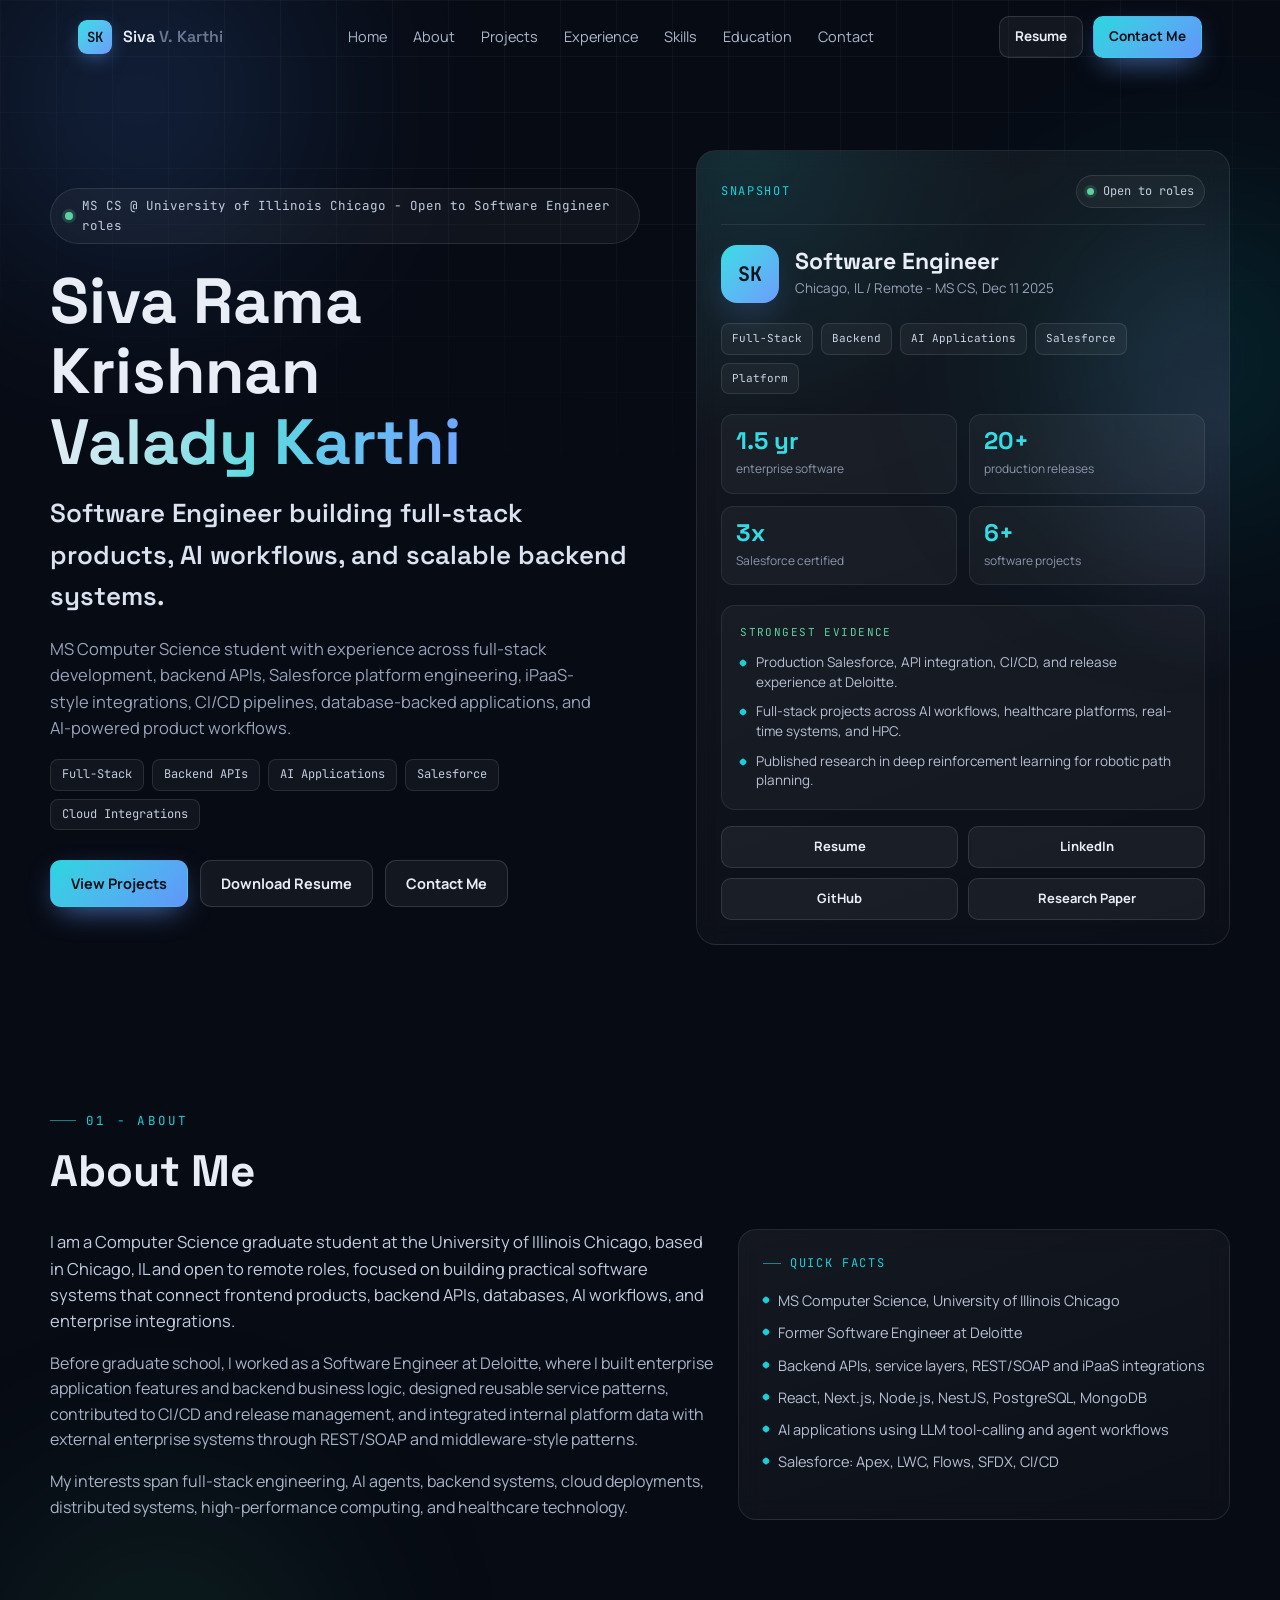
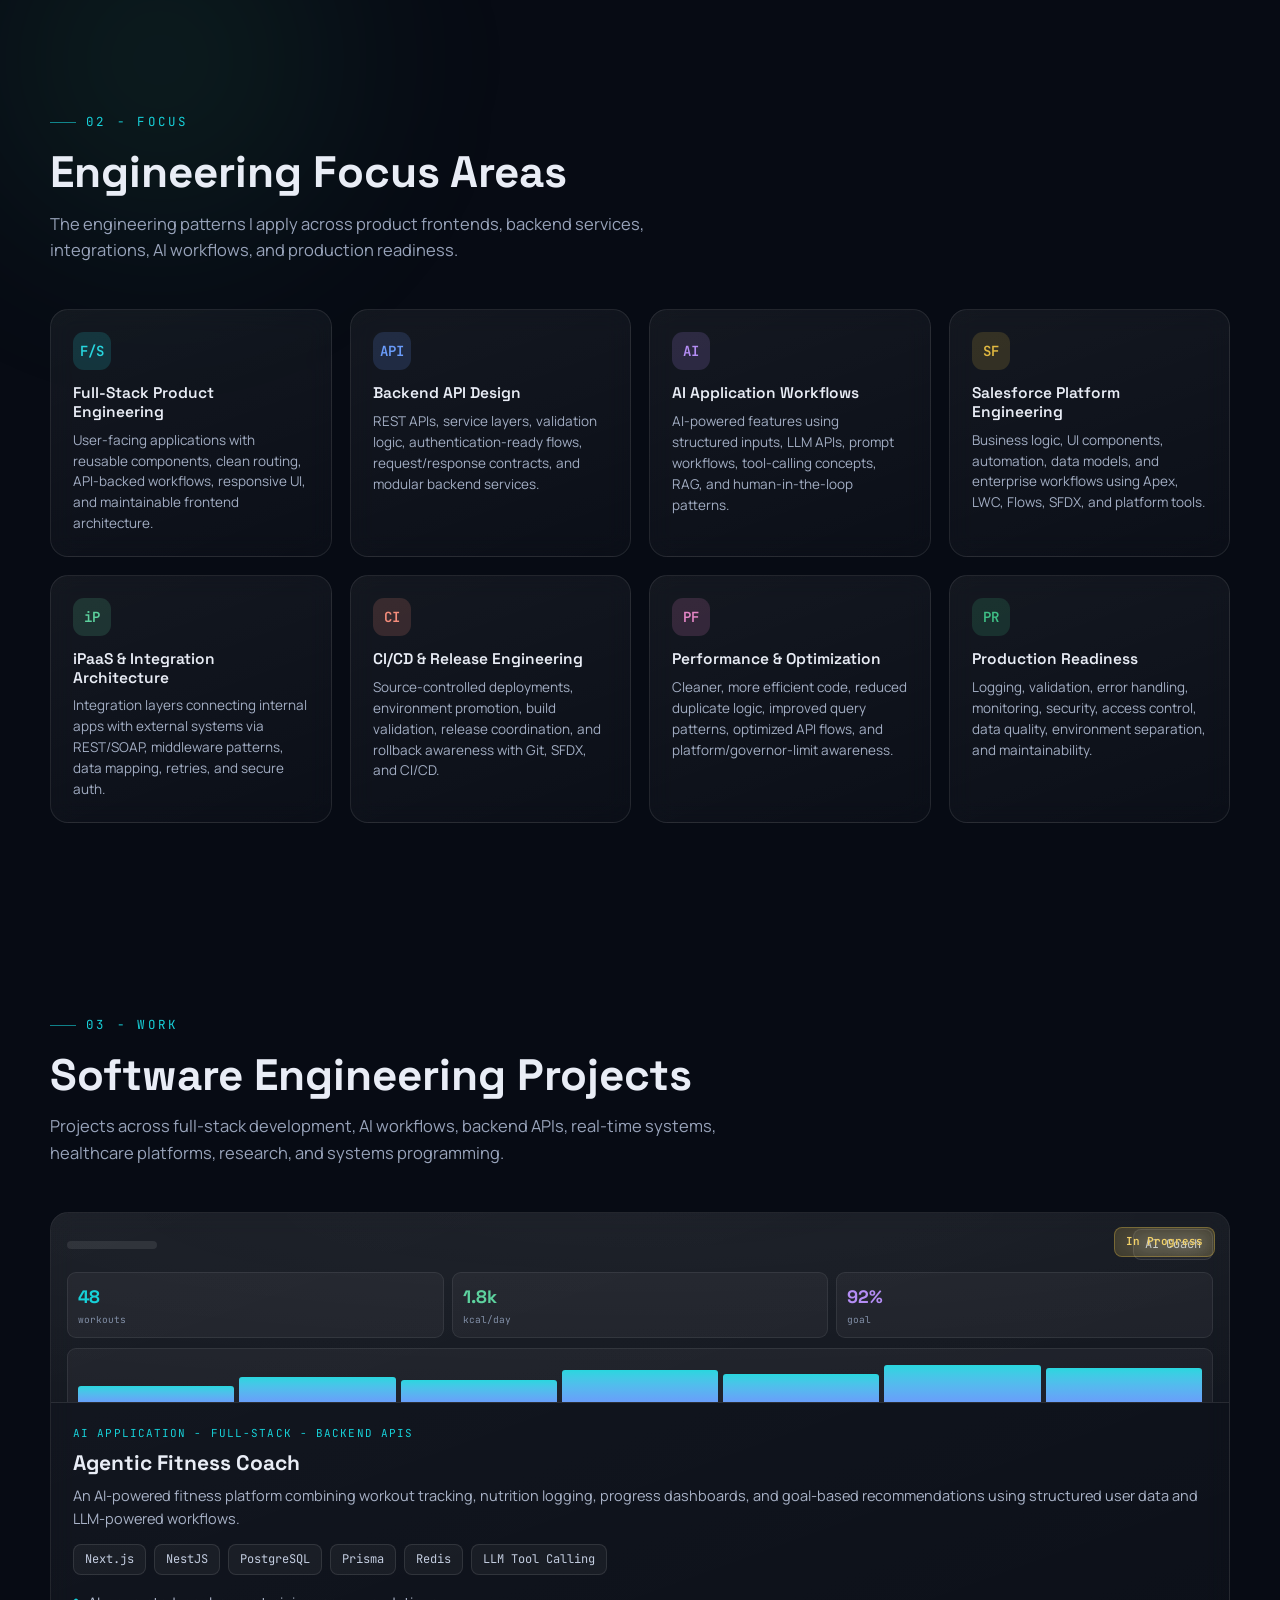
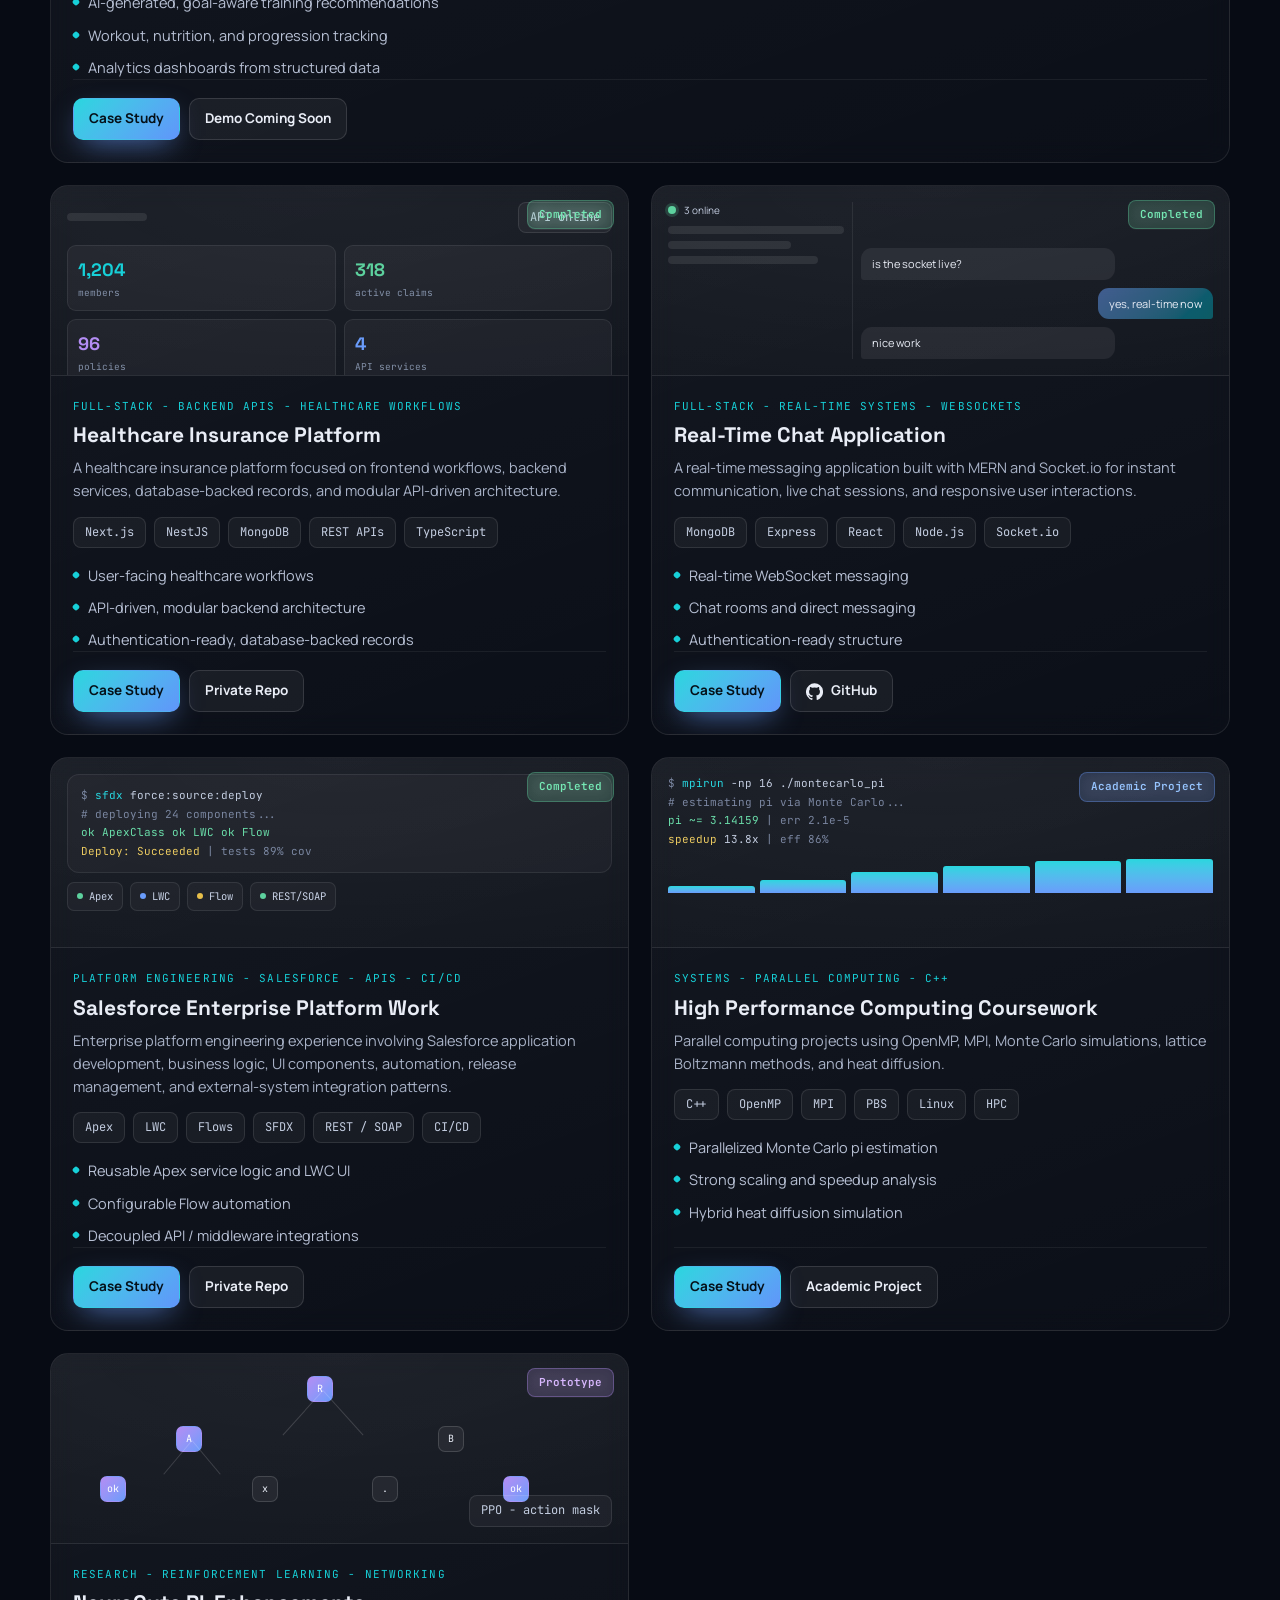
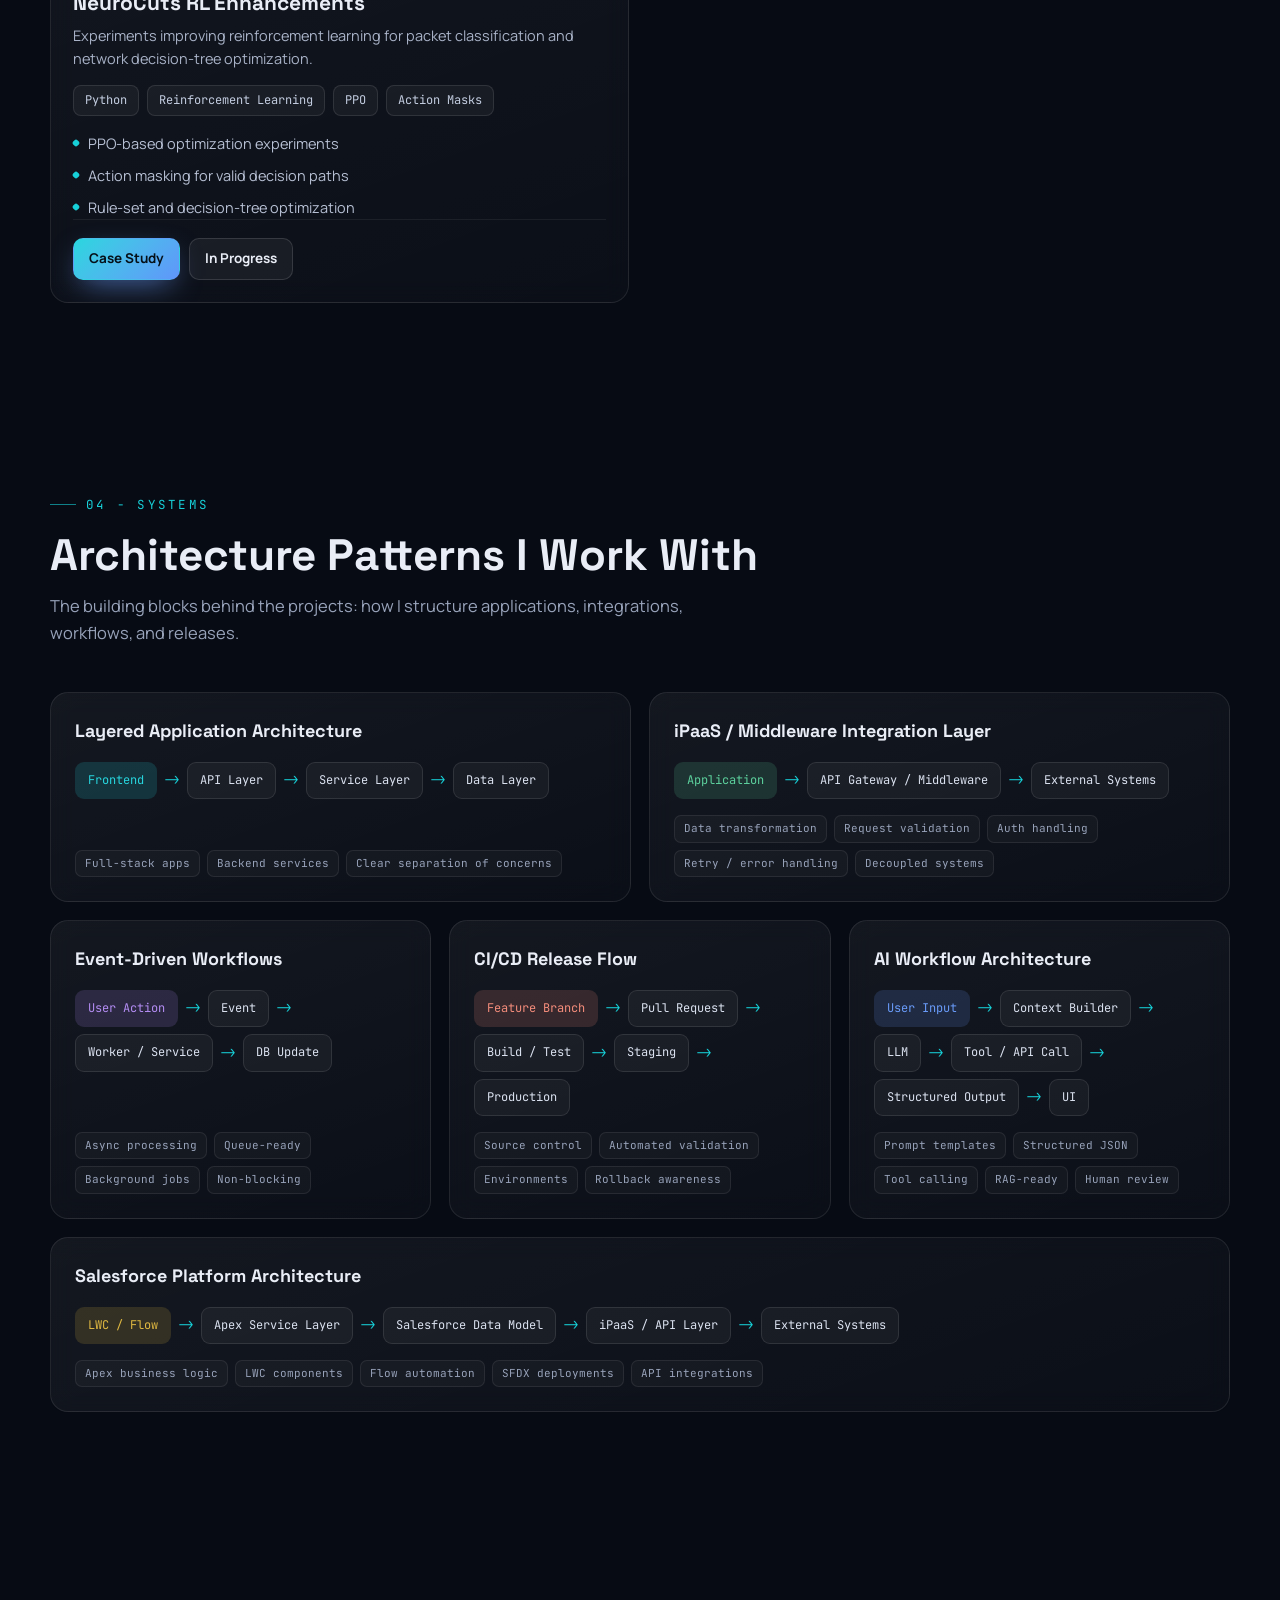
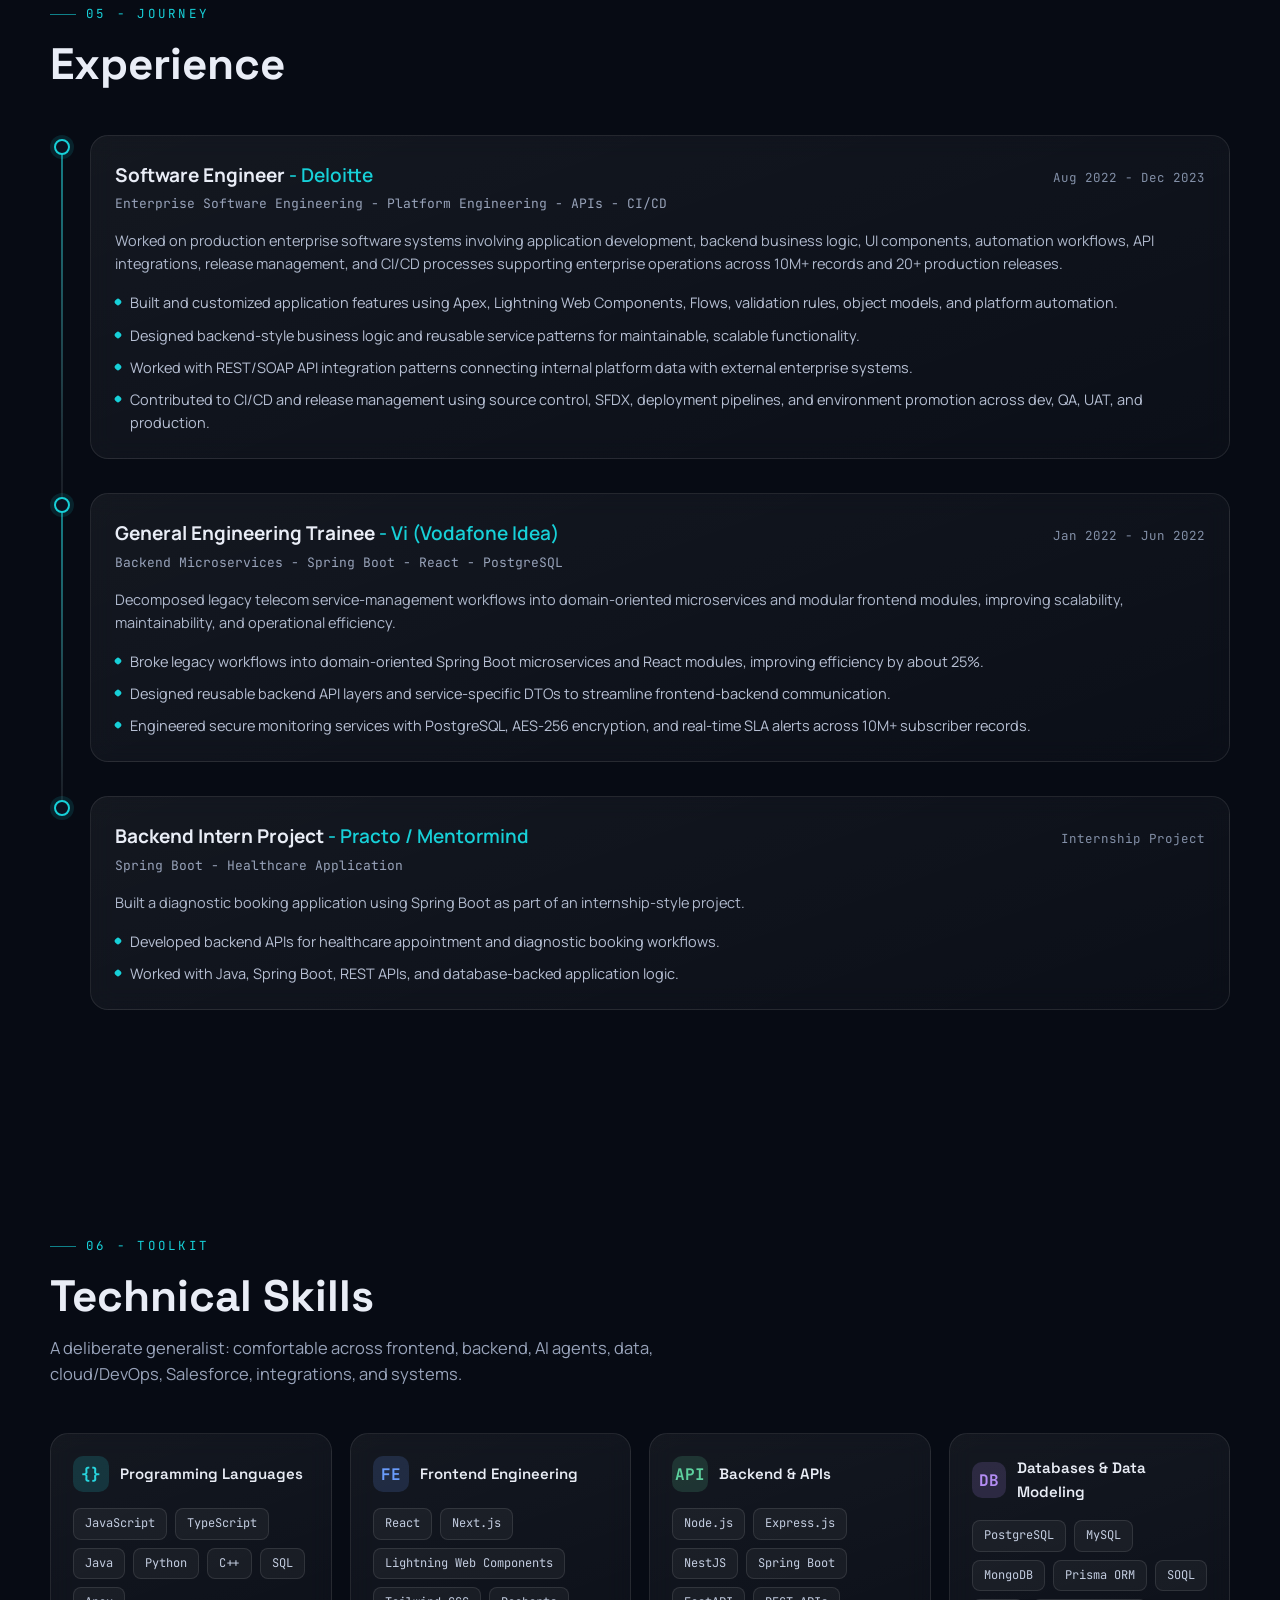
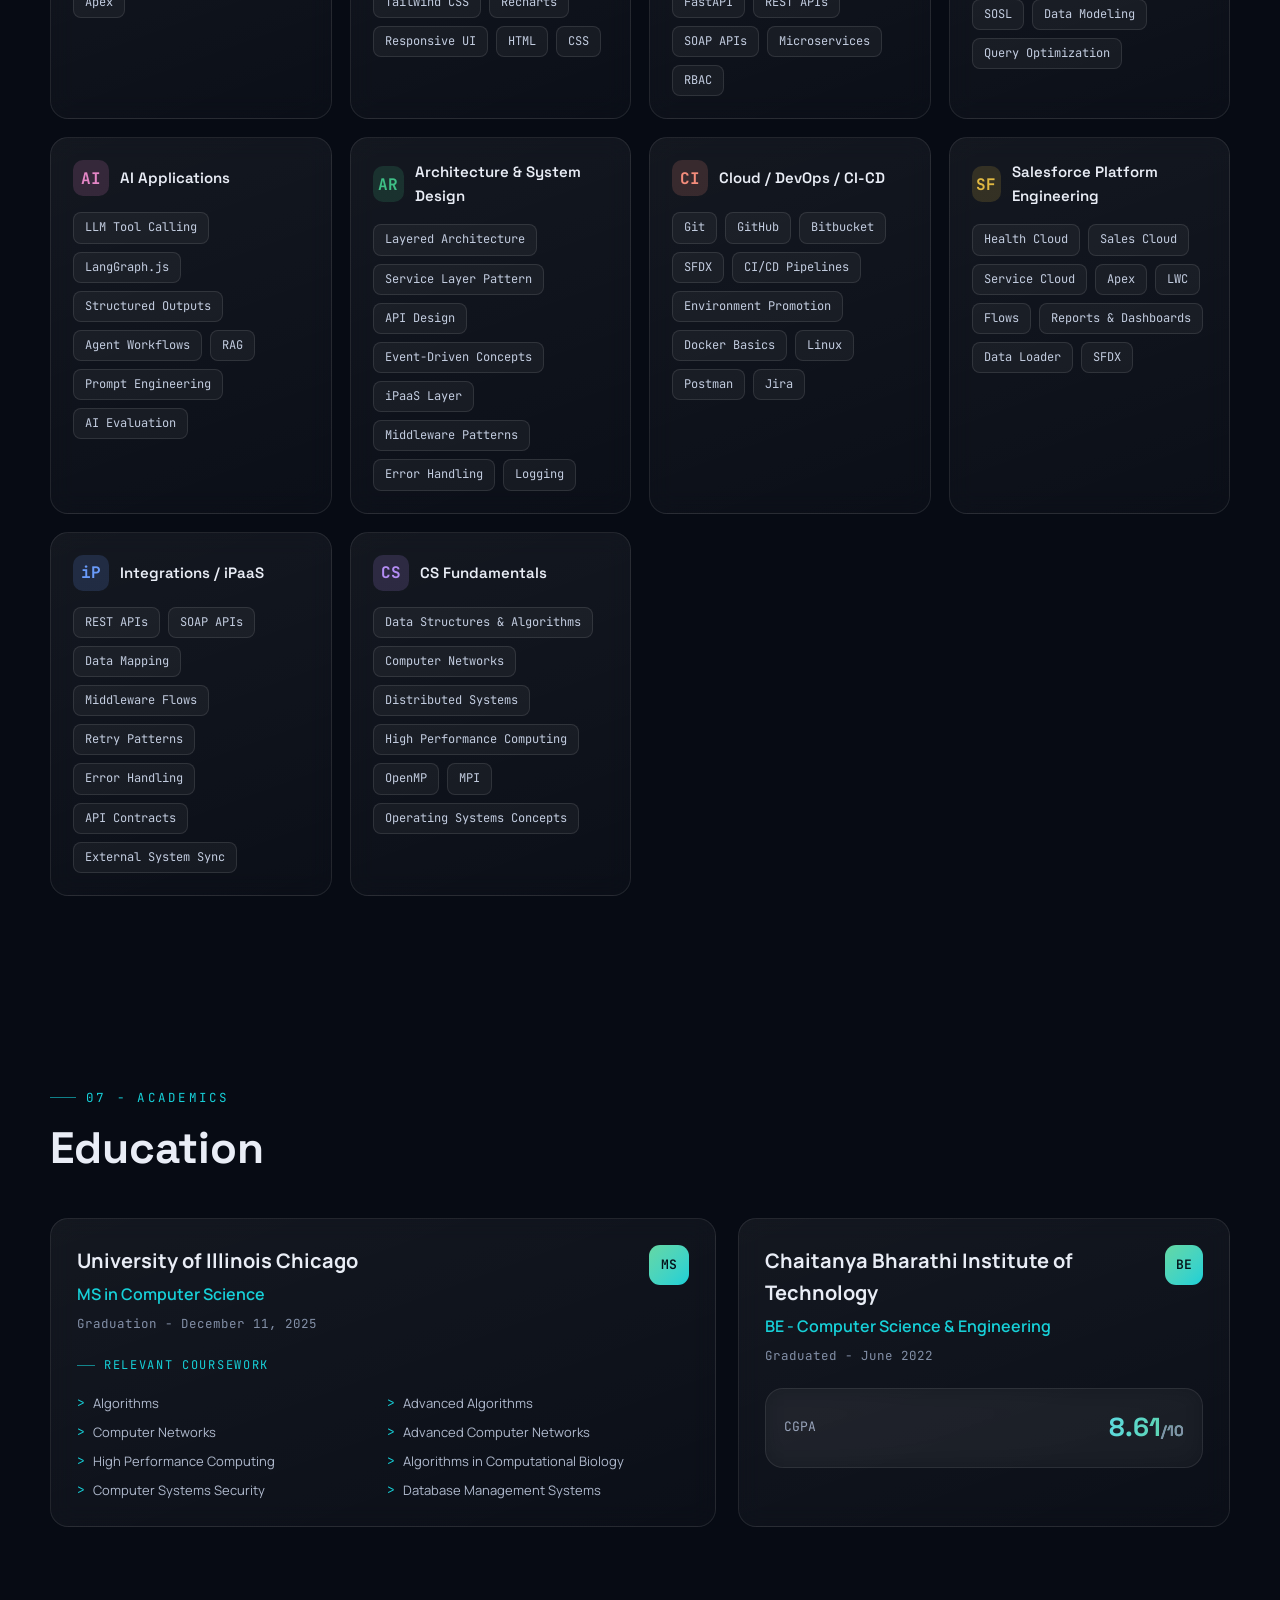
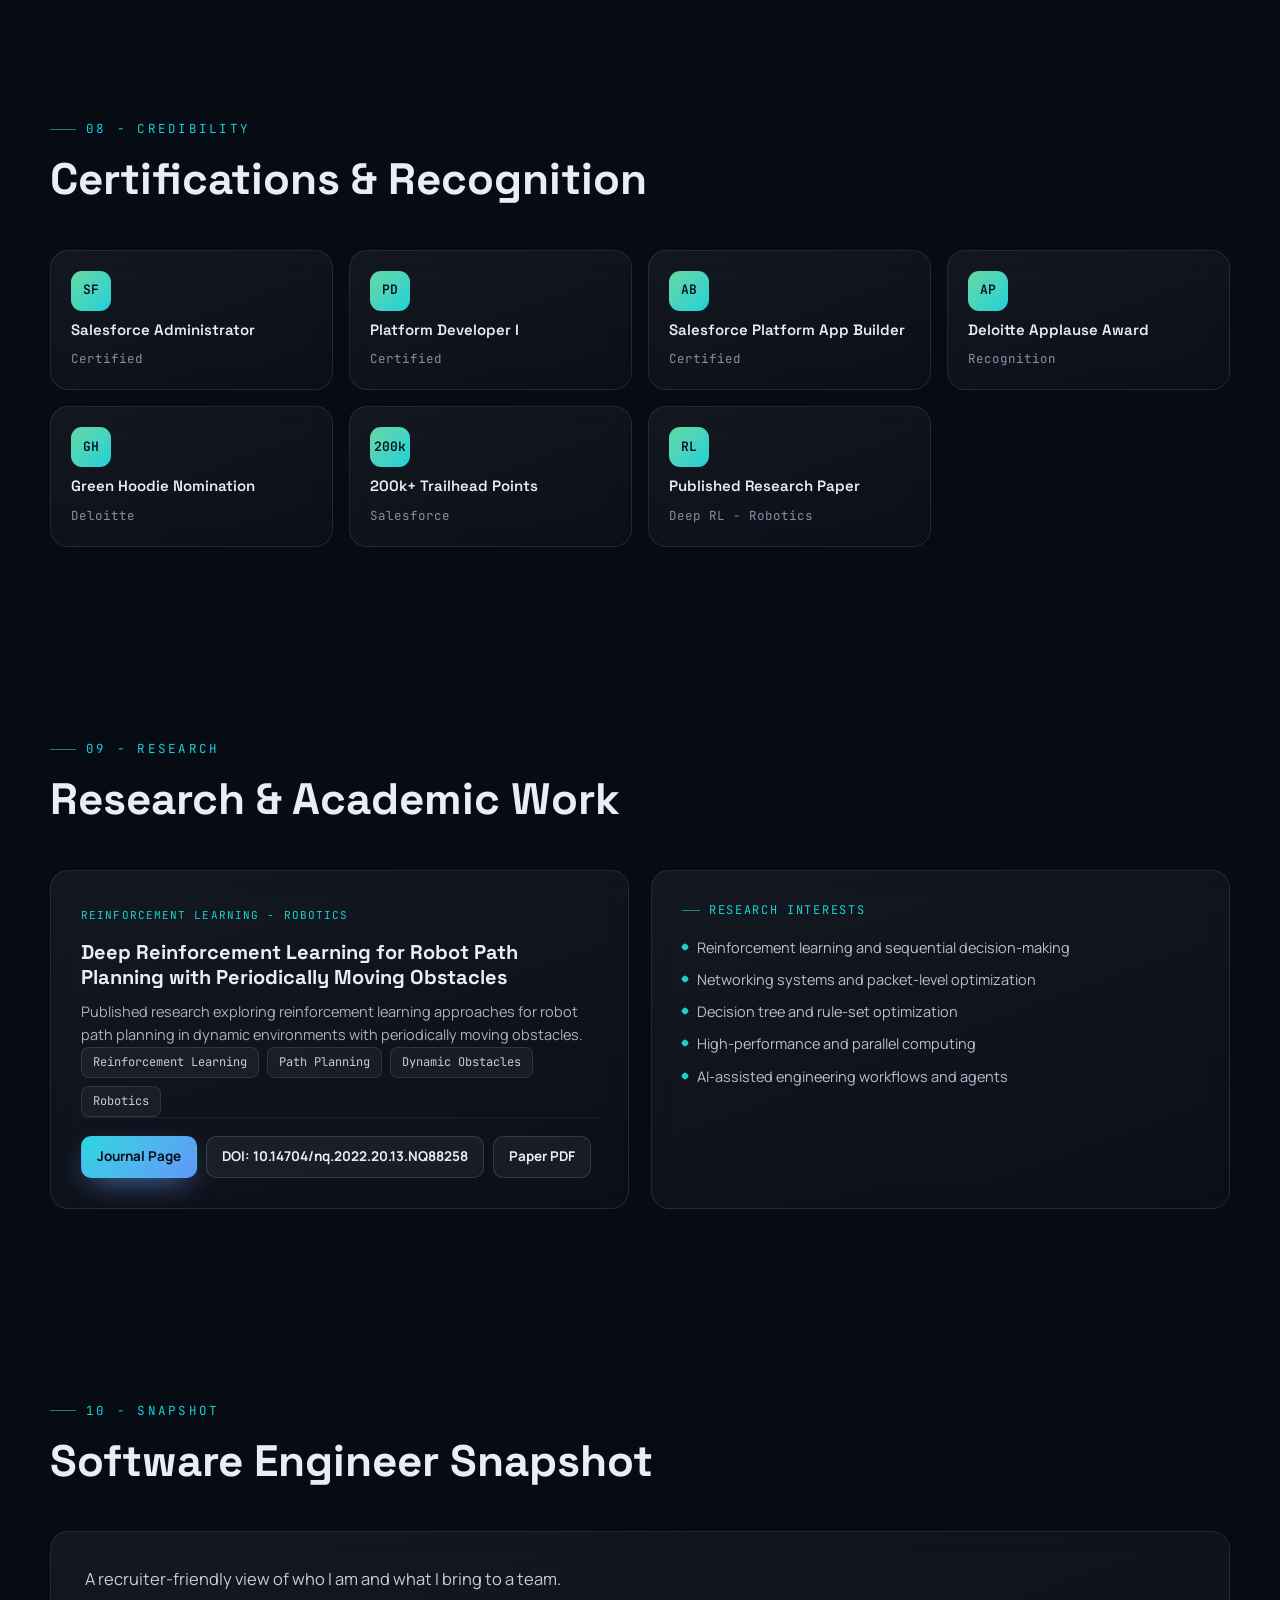
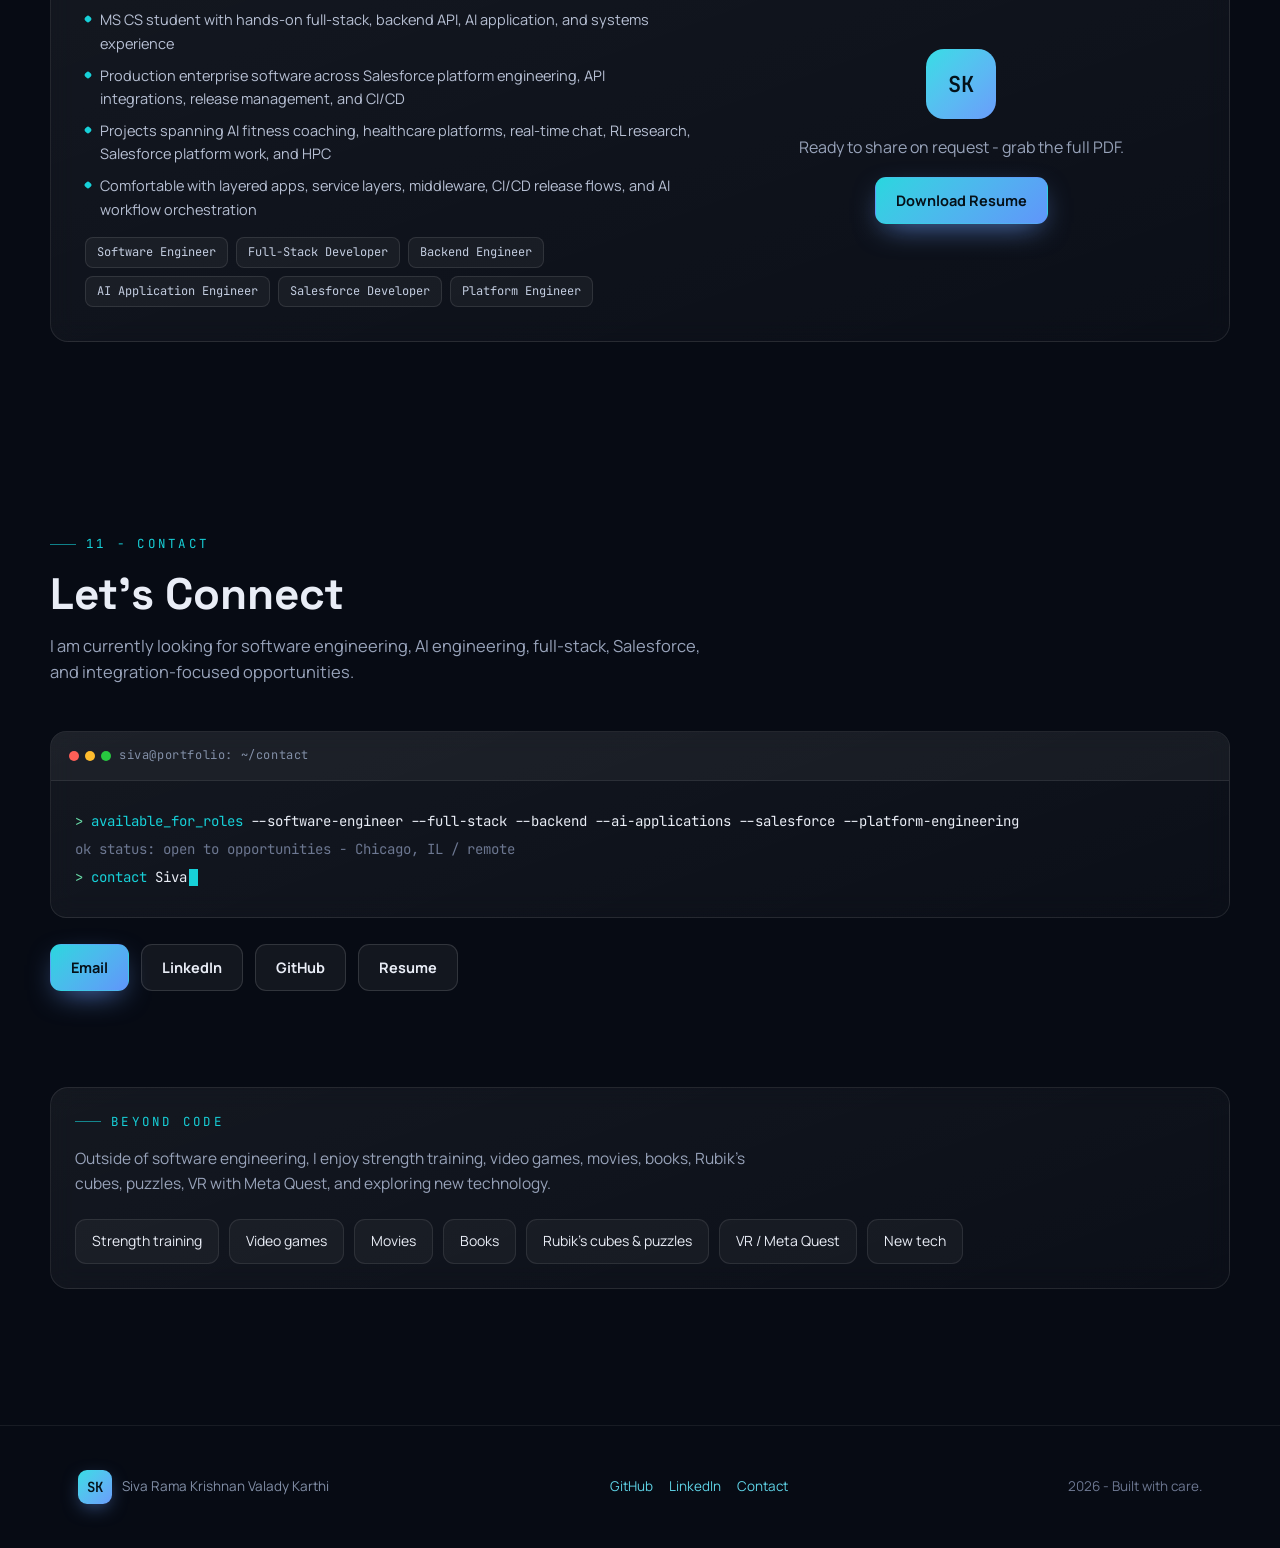
<file: index.html>
<!DOCTYPE html>
<html lang="en">
<head>
  <meta charset="utf-8">
  <meta name="viewport" content="width=device-width, initial-scale=1">
  <title>Siva Rama Krishnan Valady Karthi - Software Engineer</title>
  <link rel="preconnect" href="https://fonts.googleapis.com">
  <link rel="preconnect" href="https://fonts.gstatic.com" crossorigin>
  <link href="https://fonts.googleapis.com/css2?family=Space+Grotesk:wght@400;500;600;700&family=Manrope:wght@400;500;600;700;800&family=JetBrains+Mono:wght@400;500;600&display=swap" rel="stylesheet">
  <link rel="stylesheet" href="styles.css">
</head>
<body>
  <div class="bg">
    <div class="bg-grid"></div>
    <div class="glow glow1"></div>
    <div class="glow glow2"></div>
    <div class="glow glow3"></div>
  </div>

  <div class="page">
    <nav class="nav" id="nav">
      <div class="nav-in">
        <a href="#home" class="brand"><span class="brand-mark">SK</span><span>Siva<span class="dim"> V. Karthi</span></span></a>
        <div class="nav-links">
          <a href="#home">Home</a>
          <a href="#about">About</a>
          <a href="#projects">Projects</a>
          <a href="#experience">Experience</a>
          <a href="#skills">Skills</a>
          <a href="#education">Education</a>
          <a href="#contact">Contact</a>
        </div>
        <div class="nav-cta">
          <a href="https://drive.google.com/file/d/1PUL0St0-CDKrmAIBGqNmSIffvsOlaEOX/view?usp=sharing" target="_blank" rel="noopener" class="btn btn-ghost btn-sm desk">Resume</a>
          <a href="#contact" class="btn btn-primary btn-sm">Contact Me</a>
        </div>
      </div>
    </nav>

    <header id="home" class="section hero wrap">
      <div>
        <span class="badge-pill"><span class="dot"></span>MS CS @ University of Illinois Chicago - Open to Software Engineer roles</span>
        <h1 class="hero-name">Siva Rama Krishnan<br><span class="grad-text">Valady Karthi</span></h1>
        <p class="hero-head">Software Engineer building full-stack products, AI workflows, and scalable backend systems.</p>
        <p class="hero-sub muted">MS Computer Science student with experience across full-stack development, backend APIs, Salesforce platform engineering, iPaaS-style integrations, CI/CD pipelines, database-backed applications, and AI-powered product workflows.</p>
        <div class="chiprow hero-tags">
          <span class="chip">Full-Stack</span><span class="chip">Backend APIs</span><span class="chip">AI Applications</span><span class="chip">Salesforce</span><span class="chip">Cloud Integrations</span>
        </div>
        <div class="hero-cta">
          <a href="#projects" class="btn btn-primary">View Projects</a>
          <a href="https://drive.google.com/file/d/1PUL0St0-CDKrmAIBGqNmSIffvsOlaEOX/view?usp=sharing" target="_blank" rel="noopener" class="btn btn-ghost">Download Resume</a>
          <a href="#contact" class="btn btn-ghost">Contact Me</a>
        </div>
      </div>

      <aside class="hero-proof glass reveal" aria-label="Candidate snapshot">
        <div class="proof-top">
          <span class="proof-kicker">Snapshot</span>
          <span class="proof-status"><span class="dot"></span>Open to roles</span>
        </div>
        <div class="proof-identity">
          <div class="proof-avatar">SK</div>
          <div>
            <div class="proof-name">Software Engineer</div>
            <div class="proof-meta">Chicago, IL / Remote - MS CS, Dec 11 2025</div>
          </div>
        </div>
        <div class="proof-roles">
          <span>Full-Stack</span>
          <span>Backend</span>
          <span>AI Applications</span>
          <span>Salesforce</span>
          <span>Platform</span>
        </div>
        <div class="proof-grid">
          <div><strong>1.5 yr</strong><span>enterprise software</span></div>
          <div><strong>20+</strong><span>production releases</span></div>
          <div><strong>3x</strong><span>Salesforce certified</span></div>
          <div><strong>6+</strong><span>software projects</span></div>
        </div>
        <div class="proof-section">
          <div class="proof-label">Strongest evidence</div>
          <ul class="proof-list">
            <li>Production Salesforce, API integration, CI/CD, and release experience at Deloitte.</li>
            <li>Full-stack projects across AI workflows, healthcare platforms, real-time systems, and HPC.</li>
            <li>Published research in deep reinforcement learning for robotic path planning.</li>
          </ul>
        </div>
        <div class="proof-links">
          <a href="https://drive.google.com/file/d/1PUL0St0-CDKrmAIBGqNmSIffvsOlaEOX/view?usp=sharing" target="_blank" rel="noopener">Resume</a>
          <a href="https://www.linkedin.com/in/sramk/" target="_blank" rel="noopener">LinkedIn</a>
          <a href="https://github.com/sram533" target="_blank" rel="noopener">GitHub</a>
          <a href="https://www.neuroquantology.com/open-access/DEEP+REINFORCEMENT+LEARNING+FOR+ROBOT+PATH+PLANNING+WITH+PERIODICALLY+MOVING+OBSTACLES%253A+CURRENT+METHODS+AND+CHALLENGES_10234/" target="_blank" rel="noopener">Research Paper</a>
        </div>
      </aside>
    </header>

    <section id="about" class="section wrap">
      <div class="reveal"><span class="eyebrow">01 - About</span><h2 class="sec-title">About Me</h2></div>
      <div class="two about-grid reveal">
        <div>
          <p class="lead">I am a Computer Science graduate student at the University of Illinois Chicago, based in Chicago, IL and open to remote roles, focused on building practical software systems that connect frontend products, backend APIs, databases, AI workflows, and enterprise integrations.</p>
          <p class="body-copy">Before graduate school, I worked as a Software Engineer at Deloitte, where I built enterprise application features and backend business logic, designed reusable service patterns, contributed to CI/CD and release management, and integrated internal platform data with external enterprise systems through REST/SOAP and middleware-style patterns.</p>
          <p class="body-copy">My interests span full-stack engineering, AI agents, backend systems, cloud deployments, distributed systems, high-performance computing, and healthcare technology.</p>
        </div>
        <div class="glass info-card">
          <div class="mb-label">Quick facts</div>
          <ul class="mb-list">
            <li>MS Computer Science, University of Illinois Chicago</li>
            <li>Former Software Engineer at Deloitte</li>
            <li>Backend APIs, service layers, REST/SOAP and iPaaS integrations</li>
            <li>React, Next.js, Node.js, NestJS, PostgreSQL, MongoDB</li>
            <li>AI applications using LLM tool-calling and agent workflows</li>
            <li>Salesforce: Apex, LWC, Flows, SFDX, CI/CD</li>
          </ul>
        </div>
      </div>
    </section>

    <section id="focus" class="section wrap">
      <div class="reveal"><span class="eyebrow">02 - Focus</span><h2 class="sec-title">Engineering Focus Areas</h2><p class="sec-sub muted">The engineering patterns I apply across product frontends, backend services, integrations, AI workflows, and production readiness.</p></div>
      <div class="focus-grid" id="focus-grid"></div>
    </section>

    <section id="projects" class="section wrap">
      <div class="reveal"><span class="eyebrow">03 - Work</span><h2 class="sec-title">Software Engineering Projects</h2><p class="sec-sub muted">Projects across full-stack development, AI workflows, backend APIs, real-time systems, healthcare platforms, research, and systems programming.</p></div>
      <div class="proj-grid" id="projects-grid"></div>
    </section>

    <section id="patterns" class="section wrap">
      <div class="reveal"><span class="eyebrow">04 - Systems</span><h2 class="sec-title">Architecture Patterns I Work With</h2><p class="sec-sub muted">The building blocks behind the projects: how I structure applications, integrations, workflows, and releases.</p></div>
      <div class="pat-grid" id="patterns-grid"></div>
    </section>

    <section id="experience" class="section wrap">
      <div class="reveal"><span class="eyebrow">05 - Journey</span><h2 class="sec-title">Experience</h2></div>
      <div class="timeline" id="experience-timeline"></div>
    </section>

    <section id="skills" class="section wrap">
      <div class="reveal"><span class="eyebrow">06 - Toolkit</span><h2 class="sec-title">Technical Skills</h2><p class="sec-sub muted">A deliberate generalist: comfortable across frontend, backend, AI agents, data, cloud/DevOps, Salesforce, integrations, and systems.</p></div>
      <div class="skill-grid" id="skills-grid"></div>
    </section>

    <section id="education" class="section wrap">
      <div class="reveal"><span class="eyebrow">07 - Academics</span><h2 class="sec-title">Education</h2></div>
      <div class="edu-grid" id="education-section"></div>
    </section>

    <section id="certs" class="section wrap">
      <div class="reveal"><span class="eyebrow">08 - Credibility</span><h2 class="sec-title">Certifications & Recognition</h2></div>
      <div class="cert-grid" id="certs-grid"></div>
    </section>

    <section id="research" class="section wrap">
      <div class="reveal"><span class="eyebrow">09 - Research</span><h2 class="sec-title">Research & Academic Work</h2></div>
      <div class="two">
        <div class="res-card glass reveal">
          <span class="proj-cat">Reinforcement Learning - Robotics</span>
          <h3 class="res-title">Deep Reinforcement Learning for Robot Path Planning with Periodically Moving Obstacles</h3>
          <p class="proj-desc">Published research exploring reinforcement learning approaches for robot path planning in dynamic environments with periodically moving obstacles.</p>
          <div class="chiprow"><span class="chip">Reinforcement Learning</span><span class="chip">Path Planning</span><span class="chip">Dynamic Obstacles</span><span class="chip">Robotics</span></div>
          <div class="proj-foot">
            <a href="https://www.neuroquantology.com/open-access/DEEP+REINFORCEMENT+LEARNING+FOR+ROBOT+PATH+PLANNING+WITH+PERIODICALLY+MOVING+OBSTACLES%253A+CURRENT+METHODS+AND+CHALLENGES_10234/" target="_blank" rel="noopener" class="btn btn-primary btn-sm">Journal Page</a>
            <span class="btn btn-ghost btn-sm">DOI: 10.14704/nq.2022.20.13.NQ88258</span>
            <a href="https://drive.google.com/file/d/1WjCLLVB5F4qWzdnyKjdnWg4-u-9luI_c/view?usp=drive_link" target="_blank" rel="noopener" class="btn btn-ghost btn-sm">Paper PDF</a>
          </div>
        </div>
        <div class="res-card glass reveal">
          <div class="mb-label">Research interests</div>
          <ul class="mb-list">
            <li>Reinforcement learning and sequential decision-making</li>
            <li>Networking systems and packet-level optimization</li>
            <li>Decision tree and rule-set optimization</li>
            <li>High-performance and parallel computing</li>
            <li>AI-assisted engineering workflows and agents</li>
          </ul>
        </div>
      </div>
    </section>

    <section class="section wrap">
      <div class="reveal"><span class="eyebrow">10 - Snapshot</span><h2 class="sec-title">Software Engineer Snapshot</h2></div>
      <div class="resume-snap glass reveal">
        <div>
          <p class="lead">A recruiter-friendly view of who I am and what I bring to a team.</p>
          <ul class="snap-list">
            <li>MS CS student with hands-on full-stack, backend API, AI application, and systems experience</li>
            <li>Production enterprise software across Salesforce platform engineering, API integrations, release management, and CI/CD</li>
            <li>Projects spanning AI fitness coaching, healthcare platforms, real-time chat, RL research, Salesforce platform work, and HPC</li>
            <li>Comfortable with layered apps, service layers, middleware, CI/CD release flows, and AI workflow orchestration</li>
          </ul>
          <div class="roles-tags">
            <span class="chip">Software Engineer</span><span class="chip">Full-Stack Developer</span><span class="chip">Backend Engineer</span><span class="chip">AI Application Engineer</span><span class="chip">Salesforce Developer</span><span class="chip">Platform Engineer</span>
          </div>
        </div>
        <div class="snap-mark">
          <div class="snap-logo">SK</div>
          <p class="muted">Ready to share on request - grab the full PDF.</p>
          <a href="https://drive.google.com/file/d/1PUL0St0-CDKrmAIBGqNmSIffvsOlaEOX/view?usp=sharing" target="_blank" rel="noopener" class="btn btn-primary">Download Resume</a>
        </div>
      </div>
    </section>

    <section id="contact" class="section wrap">
      <div class="reveal"><span class="eyebrow">11 - Contact</span><h2 class="sec-title">Let's Connect</h2><p class="sec-sub muted">I am currently looking for software engineering, AI engineering, full-stack, Salesforce, and integration-focused opportunities.</p></div>
      <div class="contact-term glass reveal">
        <div class="ct-head"><span class="tdots"><i style="background:#ff5f57"></i><i style="background:#febc2e"></i><i style="background:#28c840"></i></span><span class="diag-title">siva@portfolio: ~/contact</span></div>
        <div class="ct-body">
          <div><span class="ct-p">&gt;</span> <span class="acc-cyan">available_for_roles</span> --software-engineer --full-stack --backend --ai-applications --salesforce --platform-engineering</div>
          <div class="dim">ok status: open to opportunities - Chicago, IL / remote</div>
          <div><span class="ct-p">&gt;</span> <span class="acc-cyan">contact</span> Siva<span class="cur"></span></div>
        </div>
      </div>
      <div class="contact-cta reveal">
        <a href="mailto:vsivaramakrishn3@gmail.com" class="btn btn-primary">Email</a>
        <a href="https://www.linkedin.com/in/sramk/" target="_blank" rel="noopener" class="btn btn-ghost">LinkedIn</a>
        <a href="https://github.com/sram533" target="_blank" rel="noopener" class="btn btn-ghost">GitHub</a>
        <a href="https://drive.google.com/file/d/1PUL0St0-CDKrmAIBGqNmSIffvsOlaEOX/view?usp=sharing" target="_blank" rel="noopener" class="btn btn-ghost">Resume</a>
      </div>
    </section>

    <section class="section wrap beyond-section">
      <div class="glass reveal info-card">
        <span class="eyebrow">Beyond Code</span>
        <p class="muted beyond-copy">Outside of software engineering, I enjoy strength training, video games, movies, books, Rubik's cubes, puzzles, VR with Meta Quest, and exploring new technology.</p>
        <div class="beyond-grid">
          <span class="beyond-chip">Strength training</span><span class="beyond-chip">Video games</span><span class="beyond-chip">Movies</span><span class="beyond-chip">Books</span><span class="beyond-chip">Rubik's cubes & puzzles</span><span class="beyond-chip">VR / Meta Quest</span><span class="beyond-chip">New tech</span>
        </div>
      </div>
    </section>

    <footer class="footer">
      <div class="wrap foot-in">
        <div class="fx ac gap10"><span class="brand-mark">SK</span><span>Siva Rama Krishnan Valady Karthi</span></div>
        <div class="fx gap16"><a class="link" href="https://github.com/sram533" target="_blank" rel="noopener">GitHub</a><a class="link" href="https://www.linkedin.com/in/sramk/" target="_blank" rel="noopener">LinkedIn</a><a class="link" href="#contact">Contact</a></div>
        <div class="dim">2026 - Built with care.</div>
      </div>
    </footer>
  </div>

  <div class="overlay" id="project-modal" hidden>
    <div class="modal glass" role="dialog" aria-modal="true" aria-labelledby="modal-title">
      <button class="modal-close" id="modal-close" aria-label="Close project case study">x</button>
      <div class="modal-head" id="modal-head"></div>
      <div class="modal-body" id="modal-body"></div>
    </div>
  </div>

  <script src="app.js?v=20260708-chat-repo"></script>
</body>
</html>
</file>
<file: styles.css>
*{box-sizing:border-box}
html{scroll-behavior:smooth;overflow-x:clip}
body{margin:0;background:#070b14;color:#e9edf6;font-family:'Manrope',system-ui,sans-serif;-webkit-font-smoothing:antialiased;line-height:1.6;overflow-x:hidden}
a{color:inherit;text-decoration:none}
a.link{color:#5fd3e6}
a.link:hover{color:#8ee7f4}
h1,h2,h3,h4{font-family:'Space Grotesk',sans-serif;margin:0;line-height:1.1}
p{margin:0}
button{font:inherit}
.page{position:relative;z-index:1}
.bg{position:fixed;inset:0;z-index:0;pointer-events:none;background:#070b14}
.bg-grid{position:absolute;inset:0;background-image:linear-gradient(rgba(255,255,255,.035) 1px,transparent 1px),linear-gradient(90deg,rgba(255,255,255,.035) 1px,transparent 1px);background-size:56px 56px;mask-image:radial-gradient(ellipse 100% 70% at 50% 0%,#000 35%,transparent 80%)}
.glow{position:absolute;border-radius:50%;filter:blur(90px);opacity:.5}
.glow1{top:-160px;left:-120px;width:520px;height:520px;background:radial-gradient(circle,oklch(0.6 0.16 260/.55),transparent 70%);animation:driftA 20s ease-in-out infinite}
.glow2{top:120px;right:-160px;width:480px;height:480px;background:radial-gradient(circle,oklch(0.72 0.14 200/.4),transparent 70%);animation:driftB 24s ease-in-out infinite}
.glow3{top:1400px;left:-100px;width:520px;height:520px;background:radial-gradient(circle,oklch(0.72 0.14 160/.28),transparent 70%);animation:driftA 28s ease-in-out infinite}
.acc-cyan{color:oklch(0.78 0.13 200)}
.acc-blue{color:oklch(0.7 0.15 262)}
.acc-emerald{color:oklch(0.78 0.13 162)}
.acc-purple{color:oklch(0.72 0.15 300)}
.grad-text{background:linear-gradient(100deg,#e9edf6 0%,oklch(0.82 0.11 200) 50%,oklch(0.72 0.15 262) 100%);-webkit-background-clip:text;background-clip:text;color:transparent}
.grad-text2{background:linear-gradient(100deg,oklch(0.82 0.11 200),oklch(0.78 0.13 162));-webkit-background-clip:text;background-clip:text;color:transparent}
.muted{color:#98a3ba}
.dim{color:#6c7791}
.wrap{max-width:1180px;margin:0 auto;padding:0 28px}
.section{position:relative;padding:96px 0;scroll-margin-top:84px}
.eyebrow{font-family:'JetBrains Mono',monospace;font-size:12.5px;letter-spacing:.18em;text-transform:uppercase;color:oklch(0.78 0.13 200);display:flex;align-items:center;gap:10px}
.eyebrow::before{content:"";width:26px;height:1px;background:oklch(0.78 0.13 200/.6)}
.sec-title{font-size:clamp(30px,4vw,44px);font-weight:700;margin-top:16px}
.sec-sub{margin-top:14px;max-width:680px;font-size:16.5px}
.glass{background:linear-gradient(160deg,rgba(255,255,255,.055),rgba(255,255,255,.018));border:1px solid rgba(255,255,255,.09);border-radius:18px;backdrop-filter:blur(12px)}
.nav{position:fixed;top:0;left:0;right:0;z-index:50;transition:background .3s,border-color .3s,backdrop-filter .3s;border-bottom:1px solid transparent}
.nav.scrolled{background:rgba(9,13,22,.72);backdrop-filter:blur(16px);border-bottom-color:rgba(255,255,255,.07)}
.nav-in{max-width:1180px;margin:0 auto;padding:16px 28px;display:flex;align-items:center;justify-content:space-between;gap:20px}
.brand{display:flex;align-items:center;gap:11px;font-family:'Space Grotesk';font-weight:600;font-size:16px}
.brand-mark{width:34px;height:34px;border-radius:9px;display:grid;place-items:center;font-family:'JetBrains Mono';font-weight:600;font-size:14px;color:#04121a;background:linear-gradient(135deg,oklch(0.82 0.13 200),oklch(0.7 0.15 262));box-shadow:0 6px 20px -6px oklch(0.7 0.15 262/.7)}
.nav-links{display:flex;gap:26px;font-size:14.5px}
.nav-links a{color:#aeb8cd;transition:color .2s}
.nav-links a:hover{color:#fff}
.nav-cta{display:flex;gap:10px;align-items:center}
.btn{display:inline-flex;align-items:center;justify-content:center;gap:8px;font-family:'Manrope';font-weight:700;font-size:14.5px;padding:11px 20px;border-radius:11px;cursor:pointer;border:1px solid transparent;transition:transform .18s,box-shadow .25s,background .2s,border-color .2s;white-space:nowrap}
.btn-icon{width:17px;height:17px;fill:currentColor;flex:0 0 auto}
.btn:hover{transform:translateY(-2px)}
.btn-primary{background:linear-gradient(135deg,oklch(0.8 0.13 200),oklch(0.68 0.16 262));color:#051018;box-shadow:0 10px 30px -10px oklch(0.7 0.15 262/.8)}
.btn-ghost{background:rgba(255,255,255,.05);border-color:rgba(255,255,255,.13);color:#e9edf6}
.btn-ghost:hover{background:rgba(255,255,255,.09);border-color:rgba(255,255,255,.22)}
.btn-sm{padding:9px 15px;font-size:13.5px;border-radius:10px}
.chip{font-family:'JetBrains Mono';font-size:12px;padding:5px 11px;border-radius:8px;background:rgba(255,255,255,.045);border:1px solid rgba(255,255,255,.1);color:#c3cde0;white-space:nowrap;max-width:100%}
.chiprow{display:flex;flex-wrap:wrap;gap:8px}
.hero{position:relative;padding:150px 0 70px;display:grid;grid-template-columns:1.05fr .95fr;gap:56px;align-items:center}
.badge-pill{display:inline-flex;align-items:center;gap:9px;font-family:'JetBrains Mono';font-size:12.5px;padding:7px 14px;border-radius:999px;background:rgba(255,255,255,.04);border:1px solid rgba(255,255,255,.1);color:#c3cde0}
.dot{width:8px;height:8px;border-radius:50%;background:oklch(0.78 0.13 162);box-shadow:0 0 0 3px oklch(0.78 0.13 162/.2);animation:pulse 2s infinite}
.hero-name{font-size:clamp(38px,5.4vw,64px);font-weight:700;margin-top:22px}
.hero-head{font-size:clamp(19px,2.4vw,26px);font-weight:600;margin-top:16px;color:#dbe2f0;font-family:'Space Grotesk'}
.hero-sub{margin-top:18px;font-size:16.5px;max-width:560px}
.hero-tags{margin-top:18px}
.hero-cta{display:flex;flex-wrap:wrap;gap:12px;margin-top:30px}
.stat-n{font-family:'Space Grotesk';font-weight:700;font-size:26px}
.stat-l{font-size:12.5px;color:#8390a8;margin-top:2px}
.hero-proof{position:relative;padding:24px;border-radius:20px;overflow:hidden}
.hero-proof::before{content:"";position:absolute;inset:0;background:radial-gradient(80% 60% at 10% 0%,oklch(0.78 0.13 200/.12),transparent 62%),radial-gradient(70% 55% at 100% 35%,oklch(0.72 0.15 300/.1),transparent 58%);pointer-events:none}
.proof-top,.proof-identity,.proof-roles,.proof-grid,.proof-section,.proof-links{position:relative}
.proof-top{display:flex;align-items:center;justify-content:space-between;gap:14px;padding-bottom:16px;border-bottom:1px solid rgba(255,255,255,.08)}
.proof-kicker{font-family:'JetBrains Mono';font-size:12px;letter-spacing:.14em;text-transform:uppercase;color:oklch(0.78 0.13 200)}
.proof-status{display:flex;align-items:center;gap:9px;font-family:'JetBrains Mono';font-size:12px;color:#c3cde0;padding:6px 10px;border-radius:999px;background:rgba(255,255,255,.045);border:1px solid rgba(255,255,255,.1)}
.proof-status .dot{width:7px;height:7px;box-shadow:0 0 0 3px oklch(0.78 0.13 162/.16)}
.proof-identity{display:flex;align-items:center;gap:16px;margin-top:20px}
.proof-avatar{width:58px;height:58px;border-radius:16px;display:grid;place-items:center;font-family:'JetBrains Mono';font-size:20px;font-weight:700;color:#04121a;background:linear-gradient(135deg,oklch(0.82 0.13 200),oklch(0.7 0.15 262));box-shadow:0 16px 42px -18px oklch(0.7 0.15 262)}
.proof-name{font-family:'Space Grotesk';font-size:23px;font-weight:700;line-height:1.1}
.proof-meta{font-size:13.5px;color:#98a3ba;margin-top:4px}
.proof-roles{display:flex;flex-wrap:wrap;gap:8px;margin-top:20px}
.proof-roles span{font-family:'JetBrains Mono';font-size:11px;color:#cbd5e7;padding:6px 10px;border-radius:8px;background:rgba(255,255,255,.045);border:1px solid rgba(255,255,255,.1)}
.proof-grid{display:grid;grid-template-columns:1fr 1fr;gap:12px;margin-top:20px}
.proof-grid div{padding:14px;border-radius:12px;background:rgba(255,255,255,.04);border:1px solid rgba(255,255,255,.08)}
.proof-grid strong{display:block;font-family:'Space Grotesk';font-size:24px;line-height:1;color:oklch(0.82 0.13 200)}
.proof-grid span{display:block;margin-top:6px;font-size:12px;color:#8c98af}
.proof-section{margin-top:20px;padding:18px;border-radius:14px;background:rgba(255,255,255,.035);border:1px solid rgba(255,255,255,.08)}
.proof-label{font-family:'JetBrains Mono';font-size:11px;letter-spacing:.13em;text-transform:uppercase;color:oklch(0.78 0.13 162);margin-bottom:12px}
.proof-list{list-style:none;margin:0;padding:0;display:grid;gap:10px}
.proof-list li{display:flex;gap:10px;font-size:13.5px;color:#b8c2d6;line-height:1.45}
.proof-list li::before{content:"";width:6px;height:6px;border-radius:2px;background:oklch(0.78 0.13 200);margin-top:7px;flex:0 0 auto;transform:rotate(45deg)}
.proof-links{display:grid;grid-template-columns:1fr 1fr;gap:10px;margin-top:16px}
.proof-links a{display:flex;align-items:center;justify-content:center;min-height:42px;padding:9px 12px;border-radius:10px;background:rgba(255,255,255,.055);border:1px solid rgba(255,255,255,.11);font-weight:700;font-size:13px;color:#e9edf6;transition:background .2s,border-color .2s,transform .18s}
.proof-links a:hover{background:rgba(255,255,255,.09);border-color:rgba(255,255,255,.2);transform:translateY(-2px)}
.diagram{position:relative;padding:22px;border-radius:20px}
.diag-head{display:flex;align-items:center;justify-content:space-between;margin-bottom:16px;padding-bottom:14px;border-bottom:1px solid rgba(255,255,255,.07)}
.diag-title{font-family:'JetBrains Mono';font-size:12px;color:#8390a8;letter-spacing:.05em}
.tdots{display:flex;gap:6px}.tdots i{width:10px;height:10px;border-radius:50%;display:block}
.ws{display:flex;flex-direction:column;gap:11px;animation:floatY 7s ease-in-out infinite}
.ws-panel{background:rgba(255,255,255,.03);border:1px solid rgba(255,255,255,.08);border-radius:12px;padding:13px 15px;transition:border-color .25s,transform .25s}
.ws-panel:hover{border-color:rgba(255,255,255,.17);transform:translateY(-2px)}
.ws-cap{font-family:'JetBrains Mono';font-size:9.5px;letter-spacing:.16em;color:#67728c;margin-bottom:9px;display:flex;align-items:center;justify-content:space-between}
.ws-tree{font-family:'JetBrains Mono';font-size:11.5px;line-height:1.75;color:#c3cde0}
.ws-tree .fld{color:oklch(0.8 0.13 200)}.ws-tree .rt{color:oklch(0.72 0.15 262)}.ws-tree .lf{color:#8a94ab}
.api-row{display:flex;align-items:center;gap:9px;font-family:'JetBrains Mono';font-size:11.5px;padding:4px 0}
.mth{font-weight:600;flex-shrink:0;width:38px}.mth.get{color:oklch(0.78 0.13 162)}.mth.post{color:oklch(0.82 0.14 90)}
.api-path{color:#c8d2e6;flex:1;white-space:nowrap;overflow:hidden;text-overflow:ellipsis}
.api-code{font-size:9.5px;padding:2px 7px;border-radius:6px;flex-shrink:0}.c2xx{background:oklch(0.78 0.13 162/.15);color:oklch(0.85 0.13 162);border:1px solid oklch(0.78 0.13 162/.3)}
.ws-badges{display:flex;flex-wrap:wrap;gap:7px}.ws-b{display:flex;align-items:center;gap:6px;font-family:'JetBrains Mono';font-size:10.5px;padding:5px 9px;border-radius:7px;background:rgba(255,255,255,.035);border:1px solid rgba(255,255,255,.09);color:#c8d2e6}.ws-b i{width:6px;height:6px;border-radius:50%;display:block}
.two{display:grid;grid-template-columns:1fr 1fr;gap:22px;margin-top:46px}
.about-grid{grid-template-columns:1.15fr .85fr;margin-top:34px}
.lead{font-size:16.5px;color:#c3cde0}
.body-copy{font-size:16px;color:#a9b3c8;margin-top:16px}
.info-card{padding:24px}
.focus-grid{display:grid;grid-template-columns:repeat(4,1fr);gap:18px;margin-top:46px}
.focus-card{padding:22px;transition:.3s;position:relative;overflow:hidden}
.focus-card::after{content:"";position:absolute;top:0;left:0;right:0;height:2px;background:var(--fc);opacity:.5;transform:scaleX(0);transform-origin:left;transition:transform .35s}
.focus-card:hover{transform:translateY(-5px);border-color:rgba(255,255,255,.18)}
.focus-card:hover::after{transform:scaleX(1)}
.focus-ic{width:38px;height:38px;border-radius:11px;display:grid;place-items:center;font-family:'JetBrains Mono';font-weight:600;font-size:14px;margin-bottom:14px;background:var(--fc-bg);color:var(--fc)}
.focus-t{font-family:'Space Grotesk';font-weight:600;font-size:15.5px;margin-bottom:8px;line-height:1.2}
.focus-d{font-size:13.5px;color:#a3aec4;line-height:1.55}
.proj-grid{display:grid;grid-template-columns:repeat(2,1fr);gap:22px;margin-top:46px}
.proj-card{padding:0;overflow:hidden;display:flex;flex-direction:column;transition:transform .3s,box-shadow .35s,border-color .3s}
.proj-card:hover{transform:translateY(-6px);border-color:rgba(255,255,255,.18);box-shadow:0 26px 60px -30px rgba(0,0,0,.8)}
.proj-feat{grid-column:span 2}
.mock{position:relative;height:190px;overflow:hidden;border-bottom:1px solid rgba(255,255,255,.07);background:radial-gradient(120% 120% at 50% 0%,rgba(255,255,255,.05),rgba(255,255,255,.01))}
.mock-pad{padding:16px;height:100%}
.proj-body{padding:22px;display:flex;flex-direction:column;flex:1}
.proj-cat{font-family:'JetBrains Mono';font-size:11px;letter-spacing:.1em;text-transform:uppercase;color:oklch(0.78 0.13 200)}
.proj-title{font-size:21px;font-weight:700;margin-top:8px}
.proj-desc{font-size:14.5px;margin-top:10px;color:#a9b3c8}
.proj-foot{display:flex;flex-wrap:wrap;gap:9px;margin-top:auto;padding-top:18px;border-top:1px solid rgba(255,255,255,.06)}
.status{position:absolute;top:14px;right:14px;font-family:'JetBrains Mono';font-size:11px;font-weight:600;padding:5px 11px;border-radius:8px;backdrop-filter:blur(8px);z-index:2}
.st-done{background:oklch(0.78 0.13 162/.16);color:oklch(0.85 0.13 162);border:1px solid oklch(0.78 0.13 162/.35)}
.st-prog{background:oklch(0.8 0.14 90/.16);color:oklch(0.87 0.13 92);border:1px solid oklch(0.8 0.14 90/.35)}
.st-acad{background:oklch(0.7 0.15 262/.16);color:oklch(0.82 0.13 262);border:1px solid oklch(0.7 0.15 262/.35)}
.st-proto{background:oklch(0.72 0.15 300/.16);color:oklch(0.84 0.13 300);border:1px solid oklch(0.72 0.15 300/.35)}
.mk-bar{height:8px;border-radius:4px;background:rgba(255,255,255,.09)}
.mk-tile{background:rgba(255,255,255,.045);border:1px solid rgba(255,255,255,.08);border-radius:9px;padding:10px}
.mk-kpi{font-family:'Space Grotesk';font-weight:700;font-size:18px}
.mk-kl{font-size:9.5px;color:#8390a8;font-family:'JetBrains Mono'}
.bars{display:flex;align-items:flex-end;gap:5px;height:44px}
.bars i{flex:1;border-radius:3px 3px 0 0;background:linear-gradient(to top,oklch(0.7 0.15 262),oklch(0.8 0.13 200))}
.msg{max-width:72%;padding:8px 11px;border-radius:11px;font-size:11px;line-height:1.4}
.msg-in{background:rgba(255,255,255,.07);border-bottom-left-radius:3px}
.msg-out{background:linear-gradient(135deg,oklch(0.7 0.15 262/.5),oklch(0.72 0.14 200/.4));border-bottom-right-radius:3px;margin-left:auto}
.term{font-family:'JetBrains Mono';font-size:11px;line-height:1.7;color:#c3cde0}.term .g{color:oklch(0.82 0.13 162)}.term .c{color:oklch(0.8 0.13 200)}.term .y{color:oklch(0.85 0.13 92)}.term .p{color:#7a86a0}
.tree{position:relative;width:100%;height:100%}.tnode{position:absolute;width:26px;height:26px;border-radius:7px;display:grid;place-items:center;font-family:'JetBrains Mono';font-size:10px;background:rgba(255,255,255,.06);border:1px solid rgba(255,255,255,.14)}.tnode.on{background:linear-gradient(135deg,oklch(0.72 0.15 300),oklch(0.7 0.15 262));border-color:transparent;color:#fff}.tedge{position:absolute;height:1px;background:rgba(255,255,255,.16);transform-origin:left center}
.feat-list,.mb-list,.snap-list{list-style:none;padding:0;margin:16px 0 0;display:flex;flex-direction:column;gap:9px}
.feat-list li,.mb-list li,.snap-list li{font-size:14.5px;color:#b7c0d4;display:flex;gap:9px;align-items:flex-start}
.feat-list li::before,.mb-list li::before,.snap-list li::before{content:"";width:6px;height:6px;border-radius:2px;background:oklch(0.78 0.13 200);margin-top:8px;flex-shrink:0;transform:rotate(45deg)}
.pat-grid{display:grid;grid-template-columns:repeat(6,1fr);gap:18px;margin-top:46px}
.pat-card{padding:24px;transition:.3s;display:flex;flex-direction:column}
.pat-card:hover{transform:translateY(-4px);border-color:rgba(255,255,255,.18)}
.pat-t{font-family:'Space Grotesk';font-weight:700;font-size:18px;margin-bottom:16px}
.pat-flow{display:flex;flex-wrap:wrap;align-items:center;gap:7px;margin-bottom:16px}
.pat-node{font-family:'JetBrains Mono';font-size:12px;padding:8px 12px;border-radius:9px;background:rgba(255,255,255,.045);border:1px solid rgba(255,255,255,.1);color:#dbe2f0;white-space:nowrap}
.pat-node.hot{background:var(--pc-bg);border-color:transparent;color:var(--pc)}
.pat-arrow{color:oklch(0.78 0.13 200);font-family:'JetBrains Mono';font-size:13px}
.pat-tags{display:flex;flex-wrap:wrap;gap:7px;margin-top:auto}
.pat-tag{font-family:'JetBrains Mono';font-size:11px;padding:4px 9px;border-radius:7px;background:rgba(255,255,255,.03);border:1px solid rgba(255,255,255,.08);color:#98a3ba}
.timeline{margin-top:46px;position:relative}
.tl-item{position:relative;padding-left:40px;padding-bottom:34px}
.tl-item::before{content:"";position:absolute;left:11px;top:6px;bottom:-6px;width:2px;background:linear-gradient(to bottom,oklch(0.78 0.13 200/.6),rgba(255,255,255,.08))}
.tl-item:last-child::before{display:none}
.tl-dot{position:absolute;left:4px;top:4px;width:16px;height:16px;border-radius:50%;background:#0b1220;border:2px solid oklch(0.78 0.13 200);box-shadow:0 0 0 4px oklch(0.78 0.13 200/.12)}
.tl-card{padding:24px}
.tl-top{display:flex;justify-content:space-between;flex-wrap:wrap;gap:10px;align-items:baseline}
.tl-role{font-size:19px;font-weight:700}
.tl-co{color:oklch(0.78 0.13 200);font-weight:600}
.tl-date{font-family:'JetBrains Mono';font-size:12.5px;color:#8390a8}
.tl-focus{font-size:13px;color:#98a3ba;margin-top:4px;font-family:'JetBrains Mono'}
.tl-desc{margin-top:14px;font-size:14.5px;color:#b0bace}
.skill-grid{display:grid;grid-template-columns:repeat(4,1fr);gap:18px;margin-top:46px}
.skill-cat{padding:22px;transition:.3s}
.skill-cat:hover{border-color:var(--sc);transform:translateY(-4px)}
.skill-h{display:flex;align-items:center;gap:11px;margin-bottom:16px}
.skill-ic{width:36px;height:36px;border-radius:10px;display:grid;place-items:center;background:var(--sc-bg);color:var(--sc);font-size:16px;font-family:'JetBrains Mono';font-weight:700}
.skill-name{font-family:'Space Grotesk';font-weight:600;font-size:15px}
.edu-grid{display:grid;grid-template-columns:1.15fr .85fr;gap:22px;margin-top:46px}
.edu-card{padding:26px}
.edu-school{font-size:20px;font-weight:700}
.edu-deg{color:oklch(0.78 0.13 200);font-weight:600;margin-top:5px}
.edu-meta{font-family:'JetBrains Mono';font-size:12.5px;color:#8390a8;margin-top:6px}
.course-grid{display:grid;grid-template-columns:1fr 1fr;gap:8px;margin-top:18px}
.course{font-size:13px;color:#b0bace;display:flex;gap:8px;align-items:center}
.course::before{content:">";color:oklch(0.78 0.13 200);font-family:'JetBrains Mono'}
.cert-grid{display:grid;grid-template-columns:repeat(4,1fr);gap:16px;margin-top:46px}
.cert{padding:20px;display:flex;flex-direction:column;gap:10px;transition:.3s}
.cert:hover{transform:translateY(-4px);border-color:oklch(0.78 0.13 162/.5)}
.cert-ic{width:40px;height:40px;border-radius:11px;display:grid;place-items:center;font-family:'JetBrains Mono';font-weight:600;font-size:13px;color:#04121a;background:linear-gradient(135deg,oklch(0.8 0.13 162),oklch(0.78 0.13 200))}
.cert-t{font-weight:600;font-size:15px;font-family:'Space Grotesk';line-height:1.25}
.cert-s{font-size:12.5px;color:#8390a8;font-family:'JetBrains Mono'}
.res-card{padding:30px}
.res-title{font-size:20px;font-weight:700;line-height:1.25;margin-top:14px}
.resume-snap{padding:34px;margin-top:46px;display:grid;grid-template-columns:1.3fr 1fr;gap:34px;align-items:center}
.roles-tags{display:flex;flex-wrap:wrap;gap:8px;margin-top:16px}
.snap-mark{text-align:center;display:flex;flex-direction:column;align-items:center;gap:16px}
.snap-logo{width:70px;height:70px;border-radius:18px;display:grid;place-items:center;font-family:'JetBrains Mono';font-weight:600;font-size:22px;color:#04121a;background:linear-gradient(135deg,oklch(0.82 0.13 200),oklch(0.7 0.15 262))}
.contact-term{margin-top:46px;padding:0;overflow:hidden;border-radius:16px}
.ct-head{display:flex;align-items:center;gap:8px;padding:14px 18px;background:rgba(255,255,255,.04);border-bottom:1px solid rgba(255,255,255,.08)}
.ct-body{padding:26px 24px;font-family:'JetBrains Mono';font-size:14px;line-height:2;overflow-wrap:anywhere}
.ct-p{color:oklch(0.82 0.13 162)}
.cur{display:inline-block;width:9px;height:17px;background:oklch(0.78 0.13 200);vertical-align:middle;animation:blink 1.1s step-end infinite;margin-left:2px}
.contact-cta{display:flex;flex-wrap:wrap;gap:12px;margin-top:26px}
.beyond-section{padding-top:0}
.beyond-copy{margin-top:14px;max-width:680px;font-size:15.5px}
.beyond-grid{display:flex;flex-wrap:wrap;gap:10px;margin-top:24px}
.beyond-chip{display:flex;align-items:center;gap:8px;padding:10px 16px;border-radius:11px;background:rgba(255,255,255,.04);border:1px solid rgba(255,255,255,.09);font-size:14px;transition:.2s}
.beyond-chip:hover{background:rgba(255,255,255,.08);transform:translateY(-3px)}
.footer{padding:44px 0;border-top:1px solid rgba(255,255,255,.07);margin-top:40px}
.foot-in{display:flex;justify-content:space-between;align-items:center;flex-wrap:wrap;gap:16px;font-size:13.5px;color:#8390a8}
.overlay{position:fixed;inset:0;z-index:100;background:rgba(4,7,13,.72);backdrop-filter:blur(6px);display:flex;align-items:flex-start;justify-content:center;padding:60px 20px;overflow-y:auto}
.overlay[hidden]{display:none}
.modal{max-width:820px;width:100%;border-radius:20px;overflow:hidden;position:relative}
.modal-head{padding:30px 34px 26px;border-bottom:1px solid rgba(255,255,255,.08);background:radial-gradient(120% 120% at 0% 0%,rgba(255,255,255,.06),transparent)}
.modal-close{position:absolute;top:22px;right:24px;width:38px;height:38px;border-radius:10px;background:rgba(255,255,255,.06);border:1px solid rgba(255,255,255,.12);color:#e9edf6;cursor:pointer;font-size:18px;display:grid;place-items:center;z-index:2}
.modal-body{padding:30px 34px 38px}
.mb-label{font-family:'JetBrains Mono';font-size:12px;letter-spacing:.14em;text-transform:uppercase;color:oklch(0.78 0.13 200);margin-bottom:12px;display:flex;align-items:center;gap:9px}
.mb-label::before{content:"";width:18px;height:1px;background:oklch(0.78 0.13 200/.6)}
.mb-block{margin-top:26px}
.mb-text{font-size:15px;color:#c3cde0}
.mb-two{display:grid;grid-template-columns:1fr 1fr;gap:26px}
.reveal{opacity:0;transform:translateY(26px);transition:opacity .7s ease,transform .7s cubic-bezier(.2,.8,.2,1)}
.reveal.in{opacity:1;transform:none}
.fx{display:flex}.ac{align-items:center}.gap10{gap:10px}.gap16{gap:16px}.gap8{gap:8px}.jb{justify-content:space-between}.grid{display:grid}.tc{text-align:center}
@keyframes pulse{0%,100%{opacity:1}50%{opacity:.4}}
@keyframes blink{50%{opacity:0}}
@keyframes driftA{0%,100%{transform:translate(0,0)}50%{transform:translate(26px,20px)}}
@keyframes driftB{0%,100%{transform:translate(0,0)}50%{transform:translate(-24px,26px)}}
@keyframes floatY{0%,100%{transform:translateY(0)}50%{transform:translateY(-5px)}}
@media(max-width:960px){
  .hero{grid-template-columns:1fr;gap:40px;padding-top:130px}
  .proj-grid,.skill-grid,.cert-grid,.focus-grid{grid-template-columns:1fr 1fr}
  .pat-grid{grid-template-columns:1fr}
  .pat-card{grid-column:auto!important}
  .edu-grid,.two,.resume-snap,.mb-two{grid-template-columns:1fr}
  .proj-feat{grid-column:span 2}
  .nav-links{display:none}
}
@media(max-width:640px){
  body{font-size:15px}
  .wrap{padding:0 16px}
  .section{padding:64px 0;scroll-margin-top:70px}
  .glass{border-radius:14px}
  .nav-in{padding:11px 16px;gap:10px}
  .brand{gap:9px;font-size:14px;min-width:0}
  .brand .dim{display:none}
  .brand-mark{width:32px;height:32px;border-radius:8px;font-size:13px;flex:0 0 auto}
  .nav-cta{gap:8px}
  .nav-cta .btn-primary{width:auto;min-height:38px;padding:8px 12px;font-size:0;border-radius:9px}
  .nav-cta .btn-primary::after{content:"Contact";font-size:13px}
  .btn{width:100%;min-height:44px;padding:10px 14px;font-size:14px;white-space:normal;text-align:center}
  .btn-sm{min-height:40px;padding:8px 12px;font-size:13px}
  .hero{padding-top:106px;padding-bottom:46px;gap:26px}
  .badge-pill{width:100%;align-items:flex-start;border-radius:12px;font-size:11.5px;line-height:1.45;white-space:normal}
  .dot{margin-top:4px;flex:0 0 auto}
  .hero-name{font-size:clamp(34px,11.6vw,46px);margin-top:18px;line-height:1.04}
  .hero-head{font-size:20px;line-height:1.25;margin-top:14px}
  .hero-sub,.sec-sub,.lead{font-size:15.5px}
  .body-copy{font-size:15px}
  .hero-cta{display:grid;grid-template-columns:1fr;gap:10px;margin-top:24px}
  .stat-n{font-size:23px}
  .stat-l{font-size:12px}
  .hero-proof{padding:16px;border-radius:16px}
  .proof-top{align-items:flex-start;gap:10px;padding-bottom:14px}
  .proof-kicker{font-size:10.5px;letter-spacing:.12em}
  .proof-status{font-size:10.5px;padding:5px 8px;white-space:nowrap}
  .proof-identity{gap:12px;margin-top:16px}
  .proof-avatar{width:48px;height:48px;border-radius:14px;font-size:17px}
  .proof-name{font-size:20px}
  .proof-meta{font-size:12.5px;line-height:1.4}
  .proof-roles{gap:7px;margin-top:16px}
  .proof-roles span{font-size:10.5px;padding:5px 8px}
  .proof-grid{gap:10px;margin-top:16px}
  .proof-grid div{padding:12px}
  .proof-grid strong{font-size:21px}
  .proof-grid span{font-size:11.5px}
  .proof-section{margin-top:16px;padding:14px;border-radius:12px}
  .proof-list li{font-size:13px}
  .proof-links{grid-template-columns:1fr;gap:8px;margin-top:14px}
  .proof-links a{min-height:40px;font-size:13px}
  .diagram{padding:14px;border-radius:16px}
  .diag-head{align-items:flex-start;gap:12px;margin-bottom:12px;padding-bottom:12px}
  .diag-title{font-size:10.5px;overflow-wrap:anywhere}
  .ws{gap:9px;animation:none}
  .ws-panel{padding:11px 12px}
  .ws-cap{font-size:8.5px;gap:8px;letter-spacing:.12em}
  .ws-tree{font-size:10px;line-height:1.65;overflow-wrap:anywhere}
  .api-row{font-size:10px;gap:7px}
  .mth{width:32px}
  .api-code{font-size:8.5px;padding:2px 5px}
  .ws-b{font-size:9.5px;padding:4px 7px}
  .eyebrow{font-size:11px;letter-spacing:.14em;gap:8px}
  .eyebrow::before{width:18px}
  .sec-title{font-size:clamp(28px,8.5vw,34px);margin-top:12px}
  .two{gap:16px;margin-top:30px}
  .info-card,.focus-card,.skill-cat,.edu-card,.cert,.res-card{padding:18px}
  .proj-grid,.skill-grid,.cert-grid,.focus-grid{grid-template-columns:1fr}
  .proj-feat{grid-column:span 1}
  .focus-grid,.proj-grid,.pat-grid,.skill-grid,.edu-grid,.cert-grid{gap:14px;margin-top:30px}
  .nav-cta .desk{display:none}
  .chip{white-space:normal;overflow-wrap:anywhere;font-size:11px;padding:5px 9px}
  .chiprow{gap:7px}
  .proj-card{border-radius:14px}
  .mock{height:162px}
  .mock-pad{padding:12px}
  .mock-pad .grid{grid-template-columns:1fr 1fr!important}
  .mock-pad .chip{font-size:10px}
  .mk-tile{padding:8px}
  .mk-kpi{font-size:16px}
  .mk-kl{font-size:8.5px}
  .term{font-size:9.5px;line-height:1.6;overflow-wrap:anywhere}
  .msg{font-size:10px;padding:7px 9px}
  .proj-body{padding:18px}
  .proj-cat{font-size:10px;letter-spacing:.08em;line-height:1.5}
  .proj-title{font-size:19px;line-height:1.18}
  .proj-desc{font-size:14px}
  .proj-foot{display:grid;grid-template-columns:1fr;gap:8px;margin-top:18px;padding-top:16px}
  .status{top:10px;right:10px;font-size:10px;padding:4px 8px}
  .pat-card{padding:18px}
  .pat-t{font-size:17px}
  .pat-flow{align-items:flex-start}
  .pat-node{white-space:normal;overflow-wrap:anywhere;font-size:11px;padding:7px 10px}
  .pat-arrow{display:none}
  .timeline{margin-top:30px}
  .tl-item{padding-left:24px;padding-bottom:24px}
  .tl-item::before{left:7px}
  .tl-dot{left:0;width:14px;height:14px}
  .tl-card{padding:18px}
  .tl-role{font-size:17px;line-height:1.25}
  .tl-focus{font-size:12px;overflow-wrap:anywhere}
  .tl-date{font-size:11.5px}
  .feat-list li,.mb-list li,.snap-list li{font-size:13.5px}
  .skill-h{align-items:flex-start}
  .skill-name{font-size:14.5px;line-height:1.25}
  .course-grid{grid-template-columns:1fr}
  .resume-snap{padding:20px;gap:24px}
  .roles-tags{gap:7px}
  .snap-logo{width:58px;height:58px;border-radius:15px;font-size:19px}
  .ct-head{padding:12px 14px}
  .ct-body{padding:18px 16px;font-size:11.5px;line-height:1.8}
  .contact-cta{display:grid;grid-template-columns:1fr;gap:10px}
  .beyond-grid{gap:8px}
  .beyond-chip{width:100%;padding:9px 12px;font-size:13.5px}
  .foot-in{flex-direction:column;align-items:flex-start;gap:12px}
  .footer{padding:34px 0}
  .overlay{padding:14px;align-items:stretch}
  .modal{max-height:calc(100vh - 28px);overflow:auto;border-radius:16px}
  .modal-close{top:14px;right:14px;width:34px;height:34px;border-radius:9px}
  .modal-head,.modal-body{padding-left:22px;padding-right:22px}
  .modal-head{padding-top:62px;padding-bottom:20px}
  .modal-body{padding-top:22px;padding-bottom:28px}
  #modal-title{font-size:22px!important;line-height:1.15}
}
@media(max-width:390px){
  .wrap{padding:0 14px}
  .hero-name{font-size:32px}
  .diag-head .tdots{display:none}
  .mock{height:150px}
  .cert-grid{gap:12px}
}
@media(prefers-reduced-motion:reduce){
  .reveal{opacity:1!important;transform:none!important;transition:none!important}
  .ws,.glow1,.glow2,.glow3{animation:none!important}
}
</file>
